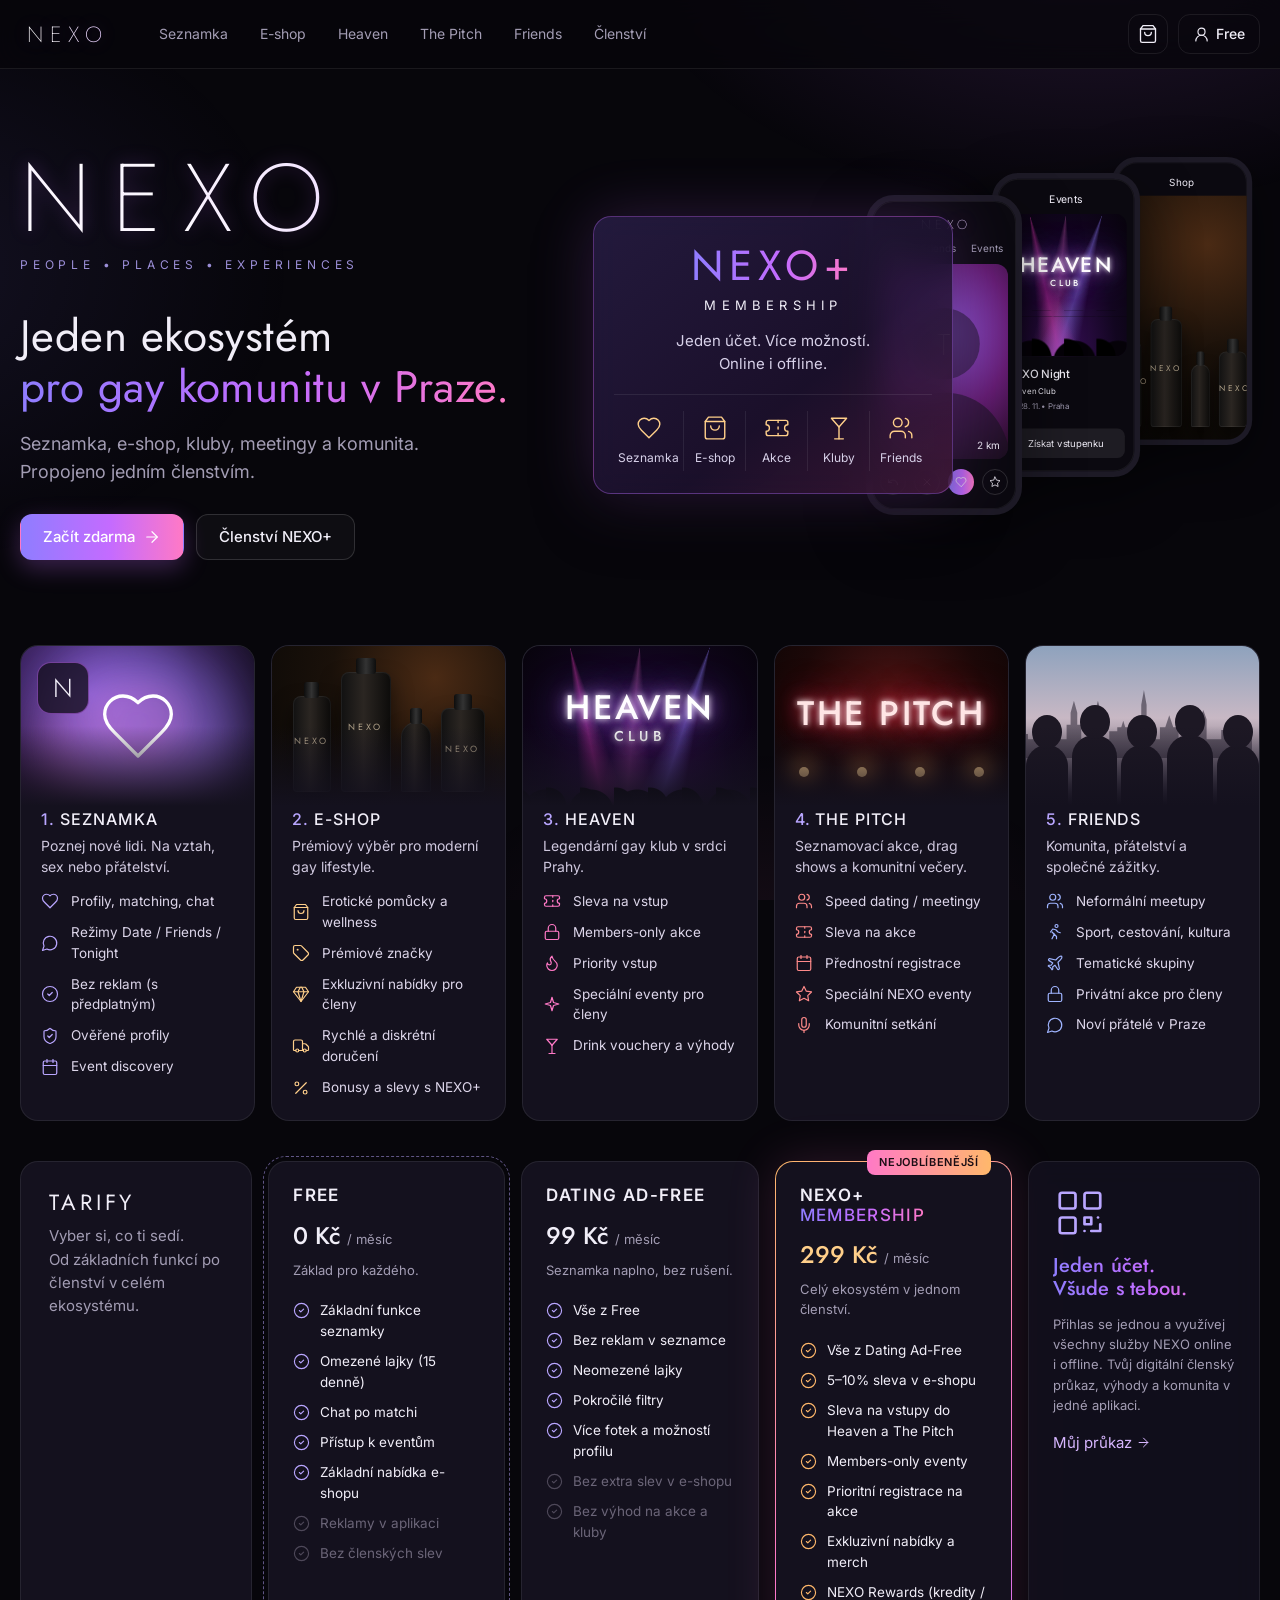
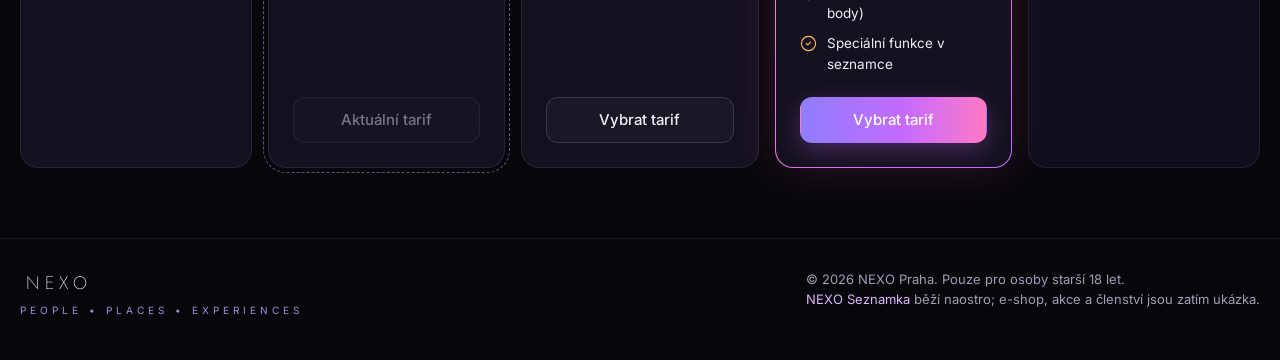
<file: index.html>
<!DOCTYPE html>
<html lang="cs">
<head>
  <meta charset="UTF-8" />
  <meta name="viewport" content="width=device-width, initial-scale=1, viewport-fit=cover" />
  <title>NEXO — People • Places • Experiences</title>
  <meta name="description" content="NEXO — jeden ekosystém pro gay komunitu v Praze. Seznamka, e-shop, kluby, meetingy a komunita propojené jedním členstvím." />
  <meta name="theme-color" content="#07060b" />
  <link rel="icon" href="assets/favicon.svg" type="image/svg+xml" />
  <link rel="preconnect" href="https://fonts.googleapis.com" />
  <link rel="preconnect" href="https://fonts.gstatic.com" crossorigin />
  <link href="https://fonts.googleapis.com/css2?family=Jost:wght@200;300;400;500;600&family=Inter:wght@300;400;500;600;700&display=swap" rel="stylesheet" />
  <link rel="stylesheet" href="css/styles.css" />
</head>
<body>
  <div class="bg-glow" aria-hidden="true"></div>

  <header class="topbar">
    <a href="#" class="logo" aria-label="NEXO domů">NEXO</a>
    <nav class="nav" id="nav"></nav>
    <div class="topbar-actions">
      <a href="#kosik" class="icon-btn" aria-label="Košík" id="cartBtn"></a>
      <a href="#ucet" class="plan-chip" id="planChip"></a>
    </div>
  </header>

  <main id="app" tabindex="-1"></main>

  <footer class="footer">
    <div class="footer-inner">
      <div>
        <div class="logo logo-sm">NEXO</div>
        <p class="tagline">People • Places • Experiences</p>
      </div>
      <p class="muted small">© 2026 NEXO Praha. Pouze pro osoby starší 18 let.<br /><a class="link" href="app/">NEXO Seznamka</a> běží naostro; e-shop, akce a členství jsou zatím ukázka.</p>
    </div>
  </footer>

  <nav class="tabbar" id="tabbar" aria-label="Hlavní navigace"></nav>
  <div class="toast" id="toast" role="status" aria-live="polite"></div>
  <div class="modal-root" id="modal"></div>

  <script src="js/icons.js"></script>
  <script src="js/data.js"></script>
  <script src="js/app.js"></script>
</body>
</html>
</file>
<file: css/styles.css>
:root {
  --bg: #07060b;
  --bg2: #0d0b14;
  --panel: rgba(22, 18, 34, 0.72);
  --panel-solid: #14111e;
  --line: rgba(255, 255, 255, 0.08);
  --line2: rgba(255, 255, 255, 0.14);
  --text: #f1eef8;
  --muted: #a39db4;
  --violet: #8f7dff;
  --purple: #c46bff;
  --pink: #ff79c6;
  --gold: #ffb86b;
  --grad: linear-gradient(90deg, #8f7dff 0%, #c46bff 55%, #ff79c6 100%);
  --grad-warm: linear-gradient(90deg, #ff79c6, #ffb86b);
  --radius: 18px;
  --shadow: 0 20px 60px rgba(0, 0, 0, 0.45);
  --display: 'Jost', 'Inter', system-ui, sans-serif;
  --body: 'Inter', system-ui, -apple-system, 'Segoe UI', sans-serif;
}

* { box-sizing: border-box; }
html { scroll-behavior: smooth; }
body {
  margin: 0; background: var(--bg); color: var(--text);
  font-family: var(--body); font-size: 15px; line-height: 1.55;
  -webkit-font-smoothing: antialiased; min-height: 100vh;
}
a { color: inherit; text-decoration: none; }
button { font: inherit; color: inherit; cursor: pointer; }
input, select { font: inherit; color: inherit; }
h1, h2, h3 { font-family: var(--display); font-weight: 400; margin: 0 0 .4em; letter-spacing: .01em; line-height: 1.15; }
h1 { font-size: clamp(28px, 4vw, 44px); }
h2 { font-size: clamp(22px, 2.6vw, 30px); }
h3 { font-size: 18px; font-weight: 500; }
p { margin: 0 0 .8em; }
:focus-visible { outline: 2px solid var(--purple); outline-offset: 2px; }

.ic { width: 20px; height: 20px; flex: none; }
.ic-xs { width: 13px; height: 13px; vertical-align: -2px; }
.ic-gold { color: var(--gold); }
.muted { color: var(--muted); }
.small { font-size: 13px; }
.center { text-align: center; }
.mono { font-family: ui-monospace, SFMono-Regular, Menlo, monospace; letter-spacing: .05em; }
.grow { flex: 1; min-width: 0; }
.accent { color: var(--pink); }
.grad-text { background: var(--grad); -webkit-background-clip: text; background-clip: text; color: transparent; }
.link { color: #d7b6ff; display: inline-flex; gap: 4px; align-items: center; }
.link:hover { color: #fff; }
.link .ic { width: 15px; height: 15px; }

.bg-glow {
  position: fixed; inset: 0; pointer-events: none; z-index: -1;
  background:
    radial-gradient(800px 500px at 85% -10%, rgba(196, 107, 255, .16), transparent 60%),
    radial-gradient(700px 500px at -10% 30%, rgba(143, 125, 255, .10), transparent 60%),
    radial-gradient(600px 400px at 60% 110%, rgba(255, 121, 198, .08), transparent 60%);
}

.container { width: min(1240px, 100% - 40px); margin-inline: auto; }
.page { padding: 36px 0 60px; }
.narrow { width: min(760px, 100% - 40px); }
.glass { background: var(--panel); border: 1px solid var(--line); border-radius: var(--radius); backdrop-filter: blur(14px); }

/* ---------- Logo ---------- */
.logo {
  font-family: var(--display); font-weight: 200; letter-spacing: .32em;
  font-size: 22px; padding-left: .32em; color: #fff;
  text-shadow: 0 0 18px rgba(196, 107, 255, .35);
  background: linear-gradient(90deg, #fff 30%, #e5c9ff 100%); -webkit-background-clip: text; background-clip: text; -webkit-text-fill-color: transparent;
}
.logo-xl { font-size: clamp(54px, 8vw, 96px); letter-spacing: .22em; padding-left: 0; line-height: 1; }
.logo-sm { font-size: 18px; }
.logo-xs { font-size: 13px; }
.tagline { font-size: 12px; letter-spacing: .4em; text-transform: uppercase; color: #9c8fd8; margin: 10px 0 0; }
.eyebrow { font-size: 12px; letter-spacing: .22em; text-transform: uppercase; color: #b9a6ff; margin: 0 0 8px; }
.eyebrow-title { font-size: 22px; letter-spacing: .18em; text-transform: uppercase; }

/* ---------- Top bar ---------- */
.topbar {
  position: sticky; top: 0; z-index: 40; display: flex; align-items: center; gap: 24px;
  padding: 14px max(20px, calc((100% - 1240px) / 2));
  background: rgba(7, 6, 11, .78); backdrop-filter: blur(16px); border-bottom: 1px solid var(--line);
}
.nav { display: flex; gap: 4px; margin-left: 12px; }
.nav a { padding: 8px 14px; border-radius: 999px; color: var(--muted); font-size: 14px; transition: .2s; }
.nav a:hover { color: #fff; background: rgba(255, 255, 255, .05); }
.nav a.active { color: #fff; background: rgba(196, 107, 255, .14); }
.topbar-actions { margin-left: auto; display: flex; gap: 10px; align-items: center; }
.icon-btn { position: relative; width: 40px; height: 40px; display: grid; place-items: center; border-radius: 12px; border: 1px solid var(--line); }
.icon-btn:hover { border-color: var(--line2); }
.badge { position: absolute; top: -5px; right: -5px; min-width: 19px; height: 19px; padding: 0 5px; border-radius: 99px; background: var(--grad); font-size: 11px; font-weight: 600; display: grid; place-items: center; }
.plan-chip { display: inline-flex; gap: 6px; align-items: center; height: 40px; padding: 0 14px; border-radius: 12px; border: 1px solid var(--line); font-size: 14px; font-weight: 500; }
.plan-chip .ic { width: 17px; height: 17px; }
.plan-chip.plus { border-color: rgba(255, 121, 198, .5); box-shadow: 0 0 20px rgba(255, 121, 198, .18); font-family: var(--display); letter-spacing: .1em; }

/* ---------- Buttons ---------- */
.btn {
  display: inline-flex; align-items: center; justify-content: center; gap: 8px;
  height: 46px; padding: 0 22px; border-radius: 12px; border: 1px solid transparent;
  font-weight: 500; font-size: 15px; transition: transform .15s, box-shadow .2s, background .2s; white-space: nowrap;
}
.btn .ic { width: 18px; height: 18px; }
.btn:active { transform: translateY(1px); }
.btn[disabled] { opacity: .45; cursor: not-allowed; }
.btn-grad { background: var(--grad); color: #fff; box-shadow: 0 8px 24px rgba(196, 107, 255, .28); }
.btn-grad:hover:not([disabled]) { box-shadow: 0 10px 32px rgba(255, 121, 198, .38); }
.btn-ghost { background: rgba(255, 255, 255, .03); border-color: var(--line2); }
.btn-ghost:hover:not([disabled]) { background: rgba(255, 255, 255, .07); }
.btn-sm { height: 36px; padding: 0 14px; font-size: 13px; border-radius: 10px; }
.btn-sm .ic { width: 15px; height: 15px; }
.btn-block { width: 100%; }
.btn-row { display: flex; gap: 10px; justify-content: center; flex-wrap: wrap; }

/* ---------- Hero ---------- */
.hero { display: grid; grid-template-columns: 1fr 1.25fr; gap: 40px; padding: 56px 0 40px; align-items: center; }
.hero h1 { margin-top: 36px; font-size: clamp(30px, 3.6vw, 44px); font-weight: 400; }
.lead { color: var(--muted); font-size: 18px; max-width: 480px; }
.hero-cta { display: flex; gap: 12px; flex-wrap: wrap; margin-top: 28px; }
.hero-visual { position: relative; min-height: 460px; display: flex; align-items: center; }

.plus-card {
  position: relative; z-index: 4; width: min(390px, 54%); padding: 28px 20px 22px; text-align: center;
  background: linear-gradient(140deg, rgba(40, 30, 70, .85), rgba(30, 18, 48, .85) 60%, rgba(70, 25, 60, .8));
  border: 1px solid rgba(196, 107, 255, .35); box-shadow: 0 0 60px rgba(196, 107, 255, .2), var(--shadow);
}
.plus-title { font-family: var(--display); font-size: 42px; font-weight: 400; letter-spacing: .14em; line-height: 1; }
.plus-sub { letter-spacing: .4em; text-transform: uppercase; font-size: 13px; margin: 8px 0 14px; }
.plus-card p { color: #d8d1e9; }
.plus-icons { display: grid; grid-template-columns: repeat(5, 1fr); margin-top: 18px; border-top: 1px solid var(--line); padding-top: 16px; }
.plus-icons a { display: grid; justify-items: center; gap: 8px; font-size: 12px; color: #d8d1e9; padding: 4px; border-radius: 10px; transition: .2s; }
.plus-icons a:not(:last-child) { border-right: 1px solid var(--line); border-radius: 0; }
.plus-icons a:hover { color: #fff; }
.plus-icons .ic { width: 26px; height: 26px; color: #ffcf8a; stroke-width: 1.3; }

/* Phones */
.phones { position: absolute; right: 0; top: 30px; display: flex; gap: 0; z-index: 1; }
.phone {
  width: 156px; height: 320px; border-radius: 28px; border: 6px solid #1d1a26; background: #0b0910;
  box-shadow: var(--shadow), inset 0 0 0 1px rgba(255, 255, 255, .06); overflow: hidden; position: relative;
  font-size: 10px; display: flex; flex-direction: column;
}
.ph1 { z-index: 3; transform: translateY(40px); }
.ph2 { z-index: 2; margin-left: -34px; transform: translateY(10px) scale(.95); }
.ph3 { z-index: 1; margin-left: -40px; transform: translateY(-14px) scale(.9); }
.ph-top { text-align: center; padding: 14px 0 6px; font-size: 11px; }
.ph-tabs { display: flex; justify-content: space-around; padding: 0 6px 6px; color: var(--muted); }
.ph-tabs b { color: #fff; font-weight: 500; border-bottom: 1.5px solid var(--purple); }
.ph-card { position: relative; margin: 0 8px; border-radius: 12px; overflow: hidden; flex: 1; }
.ph-card .avatar { height: 100%; }
.ph-meta { position: absolute; left: 8px; right: 8px; bottom: 6px; display: flex; justify-content: space-between; }
.ph-meta .ic { width: 10px; height: 10px; }
.ph-btns { display: flex; justify-content: center; gap: 8px; padding: 10px 0 14px; }
.ph-btns i { width: 26px; height: 26px; border-radius: 50%; border: 1px solid var(--line2); display: grid; place-items: center; }
.ph-btns i .ic { width: 12px; height: 12px; }
.ph-btns i.hl { background: var(--grad); border: 0; }
.ph-event { height: 150px; margin: 0 8px; border-radius: 12px; overflow: hidden; }
.ph-event .art { height: 100%; }
.ph-event .neon { font-size: 22px; }
.ph-ev-txt { padding: 10px; display: grid; gap: 2px; }
.ph-ev-txt b { font-size: 12px; font-weight: 500; }
.ph-cta { margin: auto 10px 14px; text-align: center; padding: 8px; border-radius: 8px; background: rgba(255, 255, 255, .08); }
.ph-shop { flex: 1; }
.ph-shop .art { height: 100%; }

/* ---------- Art ---------- */
.art { position: relative; width: 100%; height: 100%; overflow: hidden; }
.art-date { background: radial-gradient(circle at 30% 30%, #6d4bb8, #2a1640 55%, #0f0a17); display: grid; place-items: center; }
.art-date .orb { position: absolute; border-radius: 50%; filter: blur(30px); }
.art-date .o1 { width: 160px; height: 160px; background: #ff79c6; opacity: .45; left: 10%; top: 20%; }
.art-date .o2 { width: 180px; height: 180px; background: #8f7dff; opacity: .5; right: 5%; bottom: -10%; }
.art-heart { width: 80px; height: 80px; color: #fff; stroke-width: 1; filter: drop-shadow(0 0 16px #ff79c6); position: relative; }

.art-shop { background: radial-gradient(circle at 70% 20%, #4a2a14, #1a110a 50%, #0a0806); display: flex; align-items: flex-end; justify-content: center; gap: 10px; padding-bottom: 14px; }
.bottle { display: block; position: relative; background: linear-gradient(90deg, #111 0%, #2b2622 45%, #0c0b0a 100%); border-radius: 8px 8px 4px 4px; box-shadow: inset 0 0 0 1px rgba(255, 255, 255, .06), 0 10px 20px rgba(0, 0, 0, .5); }
.bottle::before { content: ''; position: absolute; left: 30%; right: 30%; top: -14px; height: 16px; background: linear-gradient(90deg, #0d0d0d, #333, #0d0d0d); border-radius: 3px; }
.bottle i { position: absolute; left: 0; right: 0; top: 40%; text-align: center; font-style: normal; font-family: var(--display); font-size: 9px; letter-spacing: .3em; color: #d9c7a8; opacity: .8; }
.b1 { width: 38px; height: 96px; } .b2 { width: 50px; height: 120px; } .b3 { width: 30px; height: 70px; border-radius: 50px 50px 6px 6px; } .b4 { width: 44px; height: 84px; }

.art-club { background: radial-gradient(ellipse at 50% 110%, #3a0f5a, #120620 60%, #07030c); }
.beams { position: absolute; inset: 0; background:
  conic-gradient(from 160deg at 20% 0%, transparent 0deg, rgba(255, 64, 200, .35) 8deg, transparent 16deg),
  conic-gradient(from 190deg at 80% 0%, transparent 0deg, rgba(143, 125, 255, .4) 8deg, transparent 16deg),
  conic-gradient(from 175deg at 50% 0%, transparent 0deg, rgba(255, 120, 220, .25) 10deg, transparent 20deg);
  animation: sweep 6s ease-in-out infinite alternate; }
@keyframes sweep { to { transform: translateX(6%) skewX(-4deg); } }
.neon { position: absolute; left: 0; right: 0; top: 28%; text-align: center; font-family: var(--display); font-weight: 500; font-size: 34px; letter-spacing: .08em; color: #fff;
  text-shadow: 0 0 6px #fff, 0 0 18px #c46bff, 0 0 40px #8f7dff; line-height: 1; }
.neon small { display: block; font-size: .42em; letter-spacing: .3em; margin-top: 4px; }
.neon-red { color: #ffe5e5; text-shadow: 0 0 6px #fff, 0 0 18px #ff3b5c, 0 0 40px #ff2a4a; top: 32%; }
.crowd { position: absolute; left: -5%; right: -5%; bottom: 0; height: 32%; background:
  radial-gradient(circle at 5% 100%, #000 18px, transparent 19px) 0 0 / 34px 100% repeat-x,
  radial-gradient(circle at 50% 100%, #050208 22px, transparent 23px) 10px 6px / 46px 100% repeat-x; }
.art-pitch { background: radial-gradient(ellipse at 50% 30%, #4a1414, #1c0808 55%, #0a0404); }
.lamps { position: absolute; left: 0; right: 0; bottom: 18%; display: flex; justify-content: space-around; }
.lamps i { width: 10px; height: 10px; border-radius: 50%; background: #ffcf8a; box-shadow: 0 0 20px 8px rgba(255, 170, 80, .45); }
.art-friends { background: linear-gradient(180deg, #8ea2bd 0%, #c8b8c4 45%, #3a3346 100%); color: #2a2433; }
.skyline { position: absolute; left: 0; right: 0; bottom: 30%; width: 100%; height: 50%; opacity: .55; }
.people { position: absolute; left: 0; right: 0; bottom: 0; height: 48%; display: flex; justify-content: center; align-items: flex-end; gap: 4px; }
.people i { width: 46px; height: 92%; background: #1d1824; border-radius: 22px 22px 0 0; position: relative; }
.people i::before { content: ''; position: absolute; left: 50%; top: -30px; width: 30px; height: 34px; margin-left: -15px; background: #1d1824; border-radius: 50%; }
.people i:nth-child(odd) { height: 80%; width: 42px; }

/* ---------- Pillars ---------- */
.pillars { display: grid; grid-template-columns: repeat(5, 1fr); gap: 16px; padding-top: 20px; position: relative; }
.pillar { display: flex; flex-direction: column; border-radius: var(--radius); overflow: hidden; border: 1px solid var(--line); background: var(--panel-solid); transition: transform .25s, border-color .25s, box-shadow .25s; }
.pillar:hover { transform: translateY(-4px); border-color: rgba(196, 107, 255, .4); box-shadow: 0 16px 40px rgba(143, 125, 255, .15); }
.pillar-art { height: 160px; position: relative; }
.pillar-art::after { content: ''; position: absolute; inset: 0; background: linear-gradient(180deg, transparent 50%, var(--panel-solid)); }
.n-badge { position: absolute; z-index: 2; left: 16px; top: 16px; width: 52px; height: 52px; border-radius: 14px; display: grid; place-items: center; font-family: var(--display); font-size: 26px; font-weight: 300; background: rgba(20, 16, 30, .8); border: 1px solid rgba(196, 107, 255, .5); }
.pillar-body { padding: 4px 20px 22px; }
.pillar h3 { font-size: 16px; letter-spacing: .06em; font-weight: 500; font-family: var(--body); }
.pillar .num { color: #b9a6ff; }
.pillar p { color: #cfc8de; font-size: 14px; min-height: 44px; }
.pillar ul { list-style: none; margin: 12px 0 0; padding: 0; display: grid; gap: 10px; }
.pillar li { display: flex; gap: 12px; align-items: center; font-size: 13.5px; color: #ddd6ea; }
.pillar li .ic { color: #b9a6ff; width: 18px; height: 18px; }
.pillar:nth-child(2) li .ic { color: #ffcf8a; }
.pillar:nth-child(3) li .ic { color: #ff79c6; }
.pillar:nth-child(4) li .ic { color: #ff8a8a; }
.pillar:nth-child(5) li .ic { color: #9fb4ff; }

/* ---------- Tariffs ---------- */
.tariffs { display: grid; grid-template-columns: 1fr 3.2fr 1fr; gap: 16px; padding: 40px 0 70px; align-items: stretch; }
.tariffs-intro { padding: 28px; border: 1px solid var(--line); border-radius: var(--radius); background: var(--panel-solid); }
.plans { display: grid; grid-template-columns: repeat(3, 1fr); gap: 16px; }
.plans-page { margin-top: 10px; }
.plan { position: relative; padding: 24px; border-radius: var(--radius); border: 1px solid var(--line); background: var(--panel-solid); display: flex; flex-direction: column; }
.plan h3 { font-size: 17px; letter-spacing: .08em; text-transform: uppercase; font-family: var(--body); font-weight: 600; }
.plan h3 em { font-style: normal; font-weight: 500; }
.plan .price { display: flex; gap: 6px; align-items: baseline; margin: 4px 0 6px; }
.plan .price strong { font-size: 24px; font-weight: 500; font-family: var(--display); }
.plan .price span { color: var(--muted); font-size: 13px; }
.plan-pop .price strong { color: #ffcf8a; }
.checks { list-style: none; padding: 0; margin: 10px 0 22px; display: grid; gap: 9px; flex: 1; align-content: start; }
.checks li { display: flex; gap: 10px; align-items: flex-start; font-size: 13.5px; }
.checks li .ic { width: 17px; height: 17px; color: #b9a6ff; margin-top: 2px; }
.plan-pop .checks li .ic { color: #ffb86b; }
.checks li.off { color: #6b6578; }
.checks li.off .ic { color: #4e4859; }
.plan-pop { border: 1px solid transparent; background: linear-gradient(var(--panel-solid), var(--panel-solid)) padding-box, linear-gradient(140deg, #ffb86b, #ff79c6 50%, #c46bff) border-box; box-shadow: 0 0 50px rgba(255, 121, 198, .16); }
.plan-current { outline: 1px dashed rgba(185, 166, 255, .5); outline-offset: 4px; }
.pop-badge { position: absolute; top: -12px; right: 20px; padding: 4px 12px; border-radius: 8px; font-size: 11px; font-weight: 600; letter-spacing: .06em; text-transform: uppercase; background: var(--grad-warm); color: #1a0d14; }
.one-account { padding: 24px; display: flex; flex-direction: column; gap: 6px; }
.qr-ic { width: 54px; height: 54px; color: #b9a6ff; stroke-width: 1.2; margin-bottom: 8px; }
.one-account h3 { font-size: 20px; }

/* ---------- Page heads ---------- */
.page-head { display: flex; justify-content: space-between; align-items: flex-end; gap: 24px; flex-wrap: wrap; margin-bottom: 24px; }
.center-head { justify-content: center; text-align: center; }
.sec-title { display: flex; align-items: center; gap: 10px; font-size: 22px; margin: 40px 0 16px; }
.sec-title .ic { color: #b9a6ff; }
.seg { display: inline-flex; padding: 4px; border-radius: 14px; background: rgba(255, 255, 255, .04); border: 1px solid var(--line); }
.seg button { border: 0; background: none; padding: 9px 18px; border-radius: 10px; color: var(--muted); font-weight: 500; }
.seg button.on { background: var(--grad); color: #fff; }
.chips { display: flex; gap: 8px; flex-wrap: wrap; margin-bottom: 24px; }
.chip { background: none; padding: 8px 16px; border-radius: 999px; border: 1px solid var(--line2); font-size: 14px; color: var(--muted); transition: .2s; }
.chip:hover { color: #fff; }
.chip.on { color: #fff; border-color: transparent; background: rgba(196, 107, 255, .22); }
.ad { display: flex; gap: 12px; align-items: center; flex-wrap: wrap; padding: 12px 16px; margin: 0 0 20px; border: 1px dashed var(--line2); border-radius: 12px; font-size: 13px; color: var(--muted); }
.ad-label { font-size: 10px; letter-spacing: .1em; text-transform: uppercase; padding: 2px 6px; border-radius: 4px; background: rgba(255, 255, 255, .08); }
.ad .link { margin-left: auto; }
.notice { display: flex; gap: 10px; align-items: center; padding: 14px 18px; border-radius: 14px; background: rgba(196, 107, 255, .08); border: 1px solid rgba(196, 107, 255, .25); margin: 20px 0 0; font-size: 14px; }
.notice .ic { color: #ffcf8a; }
.perks { display: flex; flex-wrap: wrap; gap: 8px 18px; color: var(--muted); font-size: 13px; }
.perks span { display: inline-flex; gap: 6px; align-items: center; }
.perks .ic { width: 16px; height: 16px; color: #b9a6ff; }

/* ---------- Dating ---------- */
.dating { display: grid; grid-template-columns: minmax(0, 1fr) 380px; gap: 28px; align-items: start; }
.deck-col { max-width: 440px; width: 100%; margin-inline: auto; }
.deck-tools { display: flex; justify-content: space-between; align-items: center; margin-bottom: 12px; }
.deck { position: relative; height: 560px; }
.pcard { position: absolute; inset: 0; border-radius: 24px; overflow: hidden; background: #111; box-shadow: var(--shadow); border: 1px solid var(--line); user-select: none; touch-action: pan-y; --like: 0; --nope: 0; }
.pcard:not(.top) { transform: scale(.95) translateY(14px); filter: brightness(.6); }
.pcard.top { cursor: grab; }
.pcard.top:active { cursor: grabbing; }
.pcard .avatar { position: absolute; inset: 0; }
.pcard-info { position: absolute; left: 0; right: 0; bottom: 0; padding: 80px 22px 22px; background: linear-gradient(180deg, transparent, rgba(7, 6, 11, .92) 45%); }
.pcard-info h2 { font-size: 28px; display: flex; align-items: center; gap: 8px; margin-bottom: 4px; }
.pcard-meta { display: flex; gap: 6px; align-items: center; color: #cfc8de; font-size: 13px; margin-bottom: 10px; }
.pcard-meta .ic { width: 14px; height: 14px; }
.pcard-info p { font-size: 14px; color: #e3ddef; }
.verified { width: 22px; height: 22px; border-radius: 50%; background: #5fa8ff; display: inline-grid; place-items: center; }
.verified .ic { width: 13px; height: 13px; stroke-width: 3; }
.tags { display: flex; gap: 6px; flex-wrap: wrap; }
.tags span { font-size: 12px; padding: 4px 10px; border-radius: 99px; background: rgba(255, 255, 255, .1); }
.stamp { position: absolute; top: 34px; z-index: 3; font-family: var(--display); font-weight: 600; font-size: 34px; letter-spacing: .1em; padding: 2px 14px; border: 3px solid; border-radius: 10px; }
.stamp-like { left: 24px; color: #6dffb0; transform: rotate(-14deg); opacity: var(--like); }
.stamp-nope { right: 24px; color: #ff6b8a; transform: rotate(14deg); opacity: var(--nope); }

.avatar { position: relative; overflow: hidden; background: #1a1325; }
.avatar svg { position: absolute; inset: 0; width: 100%; height: 100%; }
.avatar-initial { position: absolute; left: 0; right: 0; top: 30%; text-align: center; font-family: var(--display); font-weight: 200; font-size: 30px; color: rgba(255, 255, 255, .85); }
.avatar-big .avatar-initial { top: 24%; font-size: 92px; }

.swipe-btns { display: flex; justify-content: center; align-items: center; gap: 18px; margin-top: 20px; }
.round { width: 50px; height: 50px; border-radius: 50%; border: 1px solid var(--line2); background: rgba(255, 255, 255, .03); display: grid; place-items: center; transition: transform .15s, background .2s; }
.round:hover:not([disabled]) { transform: scale(1.08); background: rgba(255, 255, 255, .07); }
.round[disabled] { opacity: .35; cursor: not-allowed; }
.round-lg { width: 64px; height: 64px; }
.round-lg .ic { width: 26px; height: 26px; }
.round-like { background: var(--grad); border: 0; box-shadow: 0 10px 30px rgba(255, 121, 198, .35); }
.round-like:hover:not([disabled]) { background: var(--grad); }
.round-like .ic { fill: #fff; }
.deck-empty { position: absolute; inset: 0; display: grid; place-content: center; justify-items: center; text-align: center; padding: 30px; gap: 6px; }
.deck-empty > .ic { width: 40px; height: 40px; color: #b9a6ff; }

.chat-col { padding: 20px; position: sticky; top: 90px; }
.col-title { display: flex; gap: 8px; align-items: center; font-size: 16px; margin-bottom: 14px; }
.col-title .ic { color: #b9a6ff; }
.matches { display: grid; gap: 6px; max-height: 300px; overflow: auto; }
.match { display: flex; gap: 12px; align-items: center; padding: 8px; border: 0; background: none; border-radius: 12px; text-align: left; width: 100%; }
.match:hover { background: rgba(255, 255, 255, .05); }
.match .avatar { width: 46px; height: 46px; border-radius: 50%; flex: none; border: 2px solid rgba(196, 107, 255, .6); }
.match .avatar-initial { top: 22%; font-size: 18px; }
.match .grow { display: grid; }
.match .grow span { white-space: nowrap; overflow: hidden; text-overflow: ellipsis; }
.events-hint { margin-top: 20px; border-top: 1px solid var(--line); padding-top: 16px; display: grid; gap: 6px; }
.ev-mini { display: flex; gap: 12px; align-items: center; padding: 8px; border-radius: 12px; }
.ev-mini:hover { background: rgba(255, 255, 255, .05); }
.ev-mini .grow { display: grid; }
.ev-mini > .ic { width: 16px; height: 16px; color: var(--muted); }
.date-box { width: 44px; height: 44px; border-radius: 12px; background: rgba(196, 107, 255, .14); display: grid; place-content: center; text-align: center; line-height: 1.05; flex: none; }
.date-box b { font-size: 16px; font-weight: 600; }
.date-box small { font-size: 10px; color: var(--muted); }
.date-box.lg { width: 66px; height: 66px; }
.date-box.lg b { font-size: 22px; }
.date-box.lg small { font-size: 11px; }

/* ---------- Chat / modal ---------- */
.modal-root { position: fixed; inset: 0; z-index: 100; display: none; place-items: center; padding: 20px; }
.modal-root.open { display: grid; }
.modal-backdrop { position: absolute; inset: 0; background: rgba(4, 3, 8, .72); backdrop-filter: blur(6px); animation: fade .2s; }
.modal { position: relative; width: min(460px, 100%); max-height: 90vh; overflow: auto; padding: 30px 26px 26px; border-radius: 22px; background: #15111f; border: 1px solid var(--line2); box-shadow: var(--shadow); animation: pop .22s ease; }
.modal-x { position: absolute; top: 12px; right: 12px; width: 36px; height: 36px; border-radius: 10px; border: 0; background: rgba(255, 255, 255, .05); display: grid; place-items: center; z-index: 2; }
.modal h2 { margin-top: 4px; }
.modal .btn-block { margin-top: 18px; }
@keyframes fade { from { opacity: 0; } }
@keyframes pop { from { opacity: 0; transform: translateY(10px) scale(.97); } }
.sum-big { font-family: var(--display); font-size: 40px; margin: 10px 0; }
.sum-big small { font-size: 16px; }
.match-modal { text-align: center; }
.match-modal .eyebrow { font-size: 14px; }
.match-avatars { display: flex; justify-content: center; margin: 18px 0; }
.match-avatars .avatar { width: 110px; height: 110px; border-radius: 50%; border: 3px solid #15111f; box-shadow: 0 0 0 2px var(--purple); }
.match-avatars .avatar + .avatar { margin-left: -22px; box-shadow: 0 0 0 2px var(--pink); }
.match-avatars .avatar-initial { top: 26%; font-size: 40px; }
.modal-chat { padding: 0; width: min(480px, 100%); display: flex; flex-direction: column; height: min(640px, 86vh); }
.chat { display: flex; flex-direction: column; height: 100%; }
.chat-head { display: flex; gap: 12px; align-items: center; padding: 16px 60px 16px 18px; border-bottom: 1px solid var(--line); }
.chat-head .avatar { width: 44px; height: 44px; border-radius: 50%; }
.chat-head .avatar-initial { top: 20%; font-size: 18px; }
.chat-body { flex: 1; overflow: auto; padding: 18px; display: flex; flex-direction: column; gap: 8px; }
.msg { max-width: 78%; padding: 9px 14px; border-radius: 16px 16px 16px 4px; background: rgba(255, 255, 255, .08); font-size: 14px; align-self: flex-start; animation: pop .2s; overflow-wrap: anywhere; }
.msg.me { align-self: flex-end; background: var(--grad); border-radius: 16px 16px 4px 16px; }
.chat-form { display: flex; gap: 10px; padding: 14px; border-top: 1px solid var(--line); }
.chat-form input { flex: 1; height: 48px; border-radius: 14px; border: 1px solid var(--line2); background: rgba(255, 255, 255, .04); padding: 0 16px; }
.chat-form .round { background: var(--grad); border: 0; width: 48px; height: 48px; }
.filters { display: grid; gap: 14px; }
.field { display: grid; gap: 8px; font-size: 14px; color: var(--muted); }
.field input[type=range] { accent-color: var(--purple); width: 100%; }
.field input:not([type]) { height: 46px; border-radius: 12px; border: 1px solid var(--line2); background: rgba(255, 255, 255, .04); padding: 0 14px; color: #fff; }
.check { display: flex; gap: 10px; align-items: center; }
.check input { accent-color: var(--purple); width: 18px; height: 18px; }
.row-between { display: flex; justify-content: space-between; align-items: center; gap: 12px; padding: 8px 0; }
.buy-row { margin-top: 14px; border-top: 1px solid var(--line); padding-top: 14px; }
select { background: #1d1829; border: 1px solid var(--line2); border-radius: 10px; padding: 8px 12px; }

/* ---------- Shop ---------- */
.products { display: grid; grid-template-columns: repeat(auto-fill, minmax(230px, 1fr)); gap: 16px; margin-bottom: 24px; }
.product { overflow: hidden; display: flex; flex-direction: column; transition: transform .2s, border-color .2s; }
.product:hover { transform: translateY(-3px); border-color: var(--line2); }
.product-img { height: 200px; position: relative; display: grid; place-items: end center; padding-bottom: 22px;
  background: radial-gradient(circle at 50% 30%, hsl(var(--h) 60% 30% / .9), hsl(var(--h) 40% 10%) 60%, #0a080d); }
.b-lg { width: 64px; height: 128px; }
.b-lg i { font-size: 10px; }
.p-badge { position: absolute; top: 12px; left: 12px; font-size: 11px; font-weight: 600; padding: 4px 10px; border-radius: 99px; background: rgba(0, 0, 0, .55); border: 1px solid var(--line2); }
.p-badge.gold { background: var(--grad-warm); color: #1a0d14; border: 0; }
.product-body { padding: 16px 18px 18px; display: flex; flex-direction: column; flex: 1; }
.product-body h3 { font-size: 16px; margin-bottom: 4px; }
.product-foot { display: flex; justify-content: space-between; align-items: center; gap: 10px; margin-top: auto; padding-top: 10px; }
.pprice { display: grid; line-height: 1.2; }
.pprice s { color: var(--muted); font-size: 12px; }
.pprice b { font-size: 17px; font-weight: 600; }
.cart { padding: 20px; }
.cart-line { display: flex; align-items: center; gap: 14px; padding: 12px 0; border-bottom: 1px solid var(--line); }
.thumb { width: 56px; height: 56px; border-radius: 12px; display: grid; place-items: center; background: radial-gradient(circle, hsl(var(--h) 50% 28%), #0b0910); }
.bottle.mini { width: 18px; height: 34px; border-radius: 4px; }
.bottle.mini::before { top: -6px; height: 7px; }
.qty { display: flex; align-items: center; gap: 4px; border: 1px solid var(--line2); border-radius: 10px; }
.qty button { width: 32px; height: 32px; border: 0; background: none; display: grid; place-items: center; }
.qty .ic { width: 14px; height: 14px; }
.qty span { min-width: 22px; text-align: center; }
.line-total { min-width: 80px; text-align: right; }
.cart-sum { display: grid; gap: 8px; padding: 16px 0 4px; }
.cart-sum > div { display: flex; justify-content: space-between; }
.cart-sum .total { font-size: 20px; font-weight: 600; padding-top: 8px; border-top: 1px solid var(--line); }
.empty { padding: 50px 20px; text-align: center; display: grid; justify-items: center; gap: 10px; }
.empty > .ic { width: 40px; height: 40px; color: #b9a6ff; }

/* ---------- Venues / events ---------- */
.venue-hero { position: relative; height: 320px; border-radius: 24px; overflow: hidden; border: 1px solid var(--line); }
.venue-hero .art { position: absolute; inset: 0; }
.venue-hero .neon { top: 22%; font-size: clamp(48px, 7vw, 84px); }
.venue-hero-txt { position: absolute; left: 0; right: 0; bottom: 0; padding: 60px 30px 26px; background: linear-gradient(180deg, transparent, rgba(7, 6, 11, .95) 55%); }
.venue-hero-txt h1 { max-width: 720px; font-size: clamp(24px, 3vw, 34px); }
.venue-hero-txt .muted { margin: 0; }
.friends-hero .skyline { bottom: 40%; }
.perk-row { display: grid; grid-template-columns: repeat(4, 1fr); gap: 12px; margin-top: 16px; }
.perk { display: flex; gap: 12px; align-items: center; padding: 16px; font-size: 14px; }
.perk .ic { color: #ff79c6; width: 22px; height: 22px; }
.pitch-hero ~ .perk-row .perk .ic { color: #ff8a8a; }
.events { display: grid; gap: 12px; }
.event { display: flex; gap: 18px; align-items: center; padding: 18px; }
.event h3 { margin: 6px 0 4px; }
.event p { margin-bottom: 6px; }
.ev-tags { display: flex; gap: 6px; flex-wrap: wrap; }
.tag { font-size: 11px; letter-spacing: .04em; padding: 3px 9px; border-radius: 99px; background: rgba(255, 255, 255, .07); color: #d8d1e9; display: inline-flex; gap: 4px; align-items: center; }
.tag.gold { background: rgba(255, 184, 107, .14); color: #ffcf8a; }
.ev-meta { display: flex; gap: 6px; align-items: center; color: var(--muted); font-size: 13px; flex-wrap: wrap; }
.ev-meta .ic { width: 14px; height: 14px; }
.cap { display: inline-block; width: 60px; height: 5px; border-radius: 9px; background: rgba(255, 255, 255, .1); overflow: hidden; }
.cap i { display: block; height: 100%; background: var(--grad); }
.ev-right { display: grid; justify-items: end; gap: 10px; text-align: right; }

/* ---------- Friends ---------- */
.groups { display: grid; grid-template-columns: repeat(auto-fill, minmax(340px, 1fr)); gap: 14px; margin-top: 20px; }
.group { display: flex; gap: 16px; align-items: flex-start; padding: 18px; }
.group h3 { margin: 6px 0 2px; }
.g-ic { width: 48px; height: 48px; border-radius: 14px; display: grid; place-items: center; background: rgba(159, 180, 255, .12); color: #9fb4ff; flex: none; }
.split { display: flex; justify-content: space-between; align-items: center; gap: 20px; padding: 24px; margin-top: 24px; flex-wrap: wrap; }
.split p { margin: 0; }

/* ---------- Membership page ---------- */
.compare { margin-top: 30px; overflow-x: auto; }
.compare table { width: 100%; border-collapse: collapse; font-size: 14px; min-width: 560px; }
.compare th, .compare td { padding: 14px 18px; text-align: center; border-bottom: 1px solid var(--line); }
.compare th { font-weight: 500; font-family: var(--display); font-size: 16px; letter-spacing: .06em; }
.compare td:first-child, .compare th:first-child { text-align: left; color: #d8d1e9; }
.compare tr:last-child td { border-bottom: 0; }
.faq { display: grid; gap: 10px; margin-top: 30px; max-width: 800px; margin-inline: auto; }
.faq details { padding: 16px 20px; }
.faq summary { cursor: pointer; font-weight: 500; }
.faq details p { margin: 10px 0 0; }

/* ---------- Account ---------- */
.account { display: grid; grid-template-columns: minmax(0, 460px) minmax(0, 1fr); gap: 24px; align-items: start; }
.member-card { aspect-ratio: 1.586; border-radius: 22px; padding: 22px 24px; display: flex; flex-direction: column; position: relative; overflow: hidden;
  background: linear-gradient(135deg, #241a3d, #120d1d 60%, #2a1030); border: 1px solid var(--line2); box-shadow: var(--shadow); }
.member-card.plus { background: linear-gradient(135deg, #3a1f63 0%, #1b1030 45%, #521d47 100%); border-color: rgba(255, 121, 198, .45); box-shadow: 0 0 60px rgba(255, 121, 198, .22), var(--shadow); }
.member-card::after { content: ''; position: absolute; width: 280px; height: 280px; right: -90px; top: -120px; border-radius: 50%; background: radial-gradient(circle, rgba(196, 107, 255, .35), transparent 70%); }
.mc-top { display: flex; justify-content: space-between; align-items: center; }
.mc-plan { font-size: 11px; letter-spacing: .2em; padding: 4px 10px; border-radius: 99px; border: 1px solid var(--line2); }
.plus .mc-plan { background: var(--grad-warm); color: #1a0d14; border: 0; font-weight: 600; }
.mc-mid { display: flex; justify-content: space-between; align-items: flex-end; margin-top: auto; gap: 12px; position: relative; z-index: 1; }
.mc-name { font-family: var(--display); font-size: 24px; }
.mc-id { font-family: ui-monospace, monospace; letter-spacing: .14em; color: #d8d1e9; font-size: 13px; }
.mc-since { font-size: 11px; color: var(--muted); }
.mc-foot { font-size: 9px; letter-spacing: .35em; text-transform: uppercase; color: #9c8fd8; margin-top: 12px; }
.qr { border-radius: 8px; flex: none; }
.acc-side { display: grid; gap: 12px; padding: 4px 0; max-width: 420px; }
.rewards { display: grid; grid-template-columns: 180px 1fr; gap: 20px; padding: 20px; align-items: center; }
.points { display: grid; justify-items: center; text-align: center; }
.points strong { font-family: var(--display); font-size: 52px; font-weight: 400; line-height: 1; }
.reward-list { display: grid; grid-template-columns: repeat(2, 1fr); gap: 10px; }
.reward { display: flex; gap: 12px; align-items: center; padding: 12px; border: 1px solid var(--line); border-radius: 14px; }
.r-ic { width: 38px; height: 38px; border-radius: 10px; background: rgba(255, 184, 107, .12); color: #ffcf8a; display: grid; place-items: center; flex: none; }
.tickets { display: grid; grid-template-columns: repeat(auto-fill, minmax(320px, 1fr)); gap: 12px; }
.ticket { display: flex; gap: 14px; align-items: center; padding: 16px; border-left: 3px solid var(--purple); }
.danger { margin-top: 40px; }

/* ---------- Footer / tabbar / toast ---------- */
.footer { border-top: 1px solid var(--line); padding: 30px 0 40px; }
.footer-inner { width: min(1240px, 100% - 40px); margin-inline: auto; display: flex; justify-content: space-between; gap: 20px; flex-wrap: wrap; align-items: center; }
.footer .tagline { margin-top: 6px; font-size: 10px; }
.tabbar { display: none; }
.toast { position: fixed; left: 50%; bottom: 30px; transform: translate(-50%, 30px); opacity: 0; pointer-events: none; z-index: 200;
  display: flex; gap: 8px; align-items: center; padding: 12px 18px; border-radius: 14px; background: #221a33; border: 1px solid rgba(196, 107, 255, .4); box-shadow: var(--shadow); transition: .3s; font-size: 14px; max-width: calc(100% - 40px); }
.toast.show { opacity: 1; transform: translate(-50%, 0); }
.toast .ic { color: #ffcf8a; width: 18px; height: 18px; }

/* ---------- Responsive ---------- */
@media (max-width: 1180px) {
  .pillars { grid-template-columns: repeat(3, 1fr); }
  .tariffs { grid-template-columns: 1fr; }
  .one-account { display: grid; grid-template-columns: auto 1fr; column-gap: 20px; align-items: center; }
  .one-account p, .one-account .link { grid-column: 2; }
  .qr-ic { grid-row: span 3; }
}
@media (max-width: 980px) {
  .nav { display: none; }
  .hero { grid-template-columns: 1fr; padding-top: 30px; }
  .hero-visual { min-height: 0; display: grid; gap: 20px; }
  .phones { position: relative; top: 0; justify-content: center; }
  .plus-card { width: 100%; }
  .hero-visual { flex-direction: column; }
  .dating { grid-template-columns: 1fr; }
  .chat-col { position: static; }
  .perk-row { grid-template-columns: repeat(2, 1fr); }
  .account { grid-template-columns: 1fr; }
  .rewards { grid-template-columns: 1fr; }
  .plans { grid-template-columns: 1fr; max-width: 520px; margin-inline: auto; width: 100%; }
}
@media (max-width: 720px) {
  body { padding-bottom: 76px; }
  .container { width: calc(100% - 28px); }
  .pillars { grid-template-columns: 1fr; }
  .pillar { flex-direction: row; }
  .pillar-art { width: 38%; height: auto; min-height: 100%; }
  .pillar-art::after { background: linear-gradient(90deg, transparent 50%, var(--panel-solid)); }
  .pillar-body { padding: 18px; }
  .pillar ul { display: none; }
  .pillar p { min-height: 0; margin: 0; }
  .n-badge { width: 40px; height: 40px; font-size: 20px; left: 10px; top: 10px; }
  .phone { width: 128px; height: 260px; border-width: 5px; border-radius: 22px; }
  .ph2 { margin-left: -28px; } .ph3 { margin-left: -30px; }
  .ph1 { transform: translateY(20px); }
  .ph-event { height: 100px; }
  .plus-icons span { font-size: 10px; }
  .plus-icons .ic { width: 22px; height: 22px; }
  .deck { height: 500px; }
  .event { flex-wrap: wrap; }
  .ev-right { width: 100%; grid-auto-flow: column; justify-content: space-between; align-items: center; }
  .groups { grid-template-columns: 1fr; }
  .group { flex-wrap: wrap; }
  .group .btn { width: 100%; }
  .reward-list { grid-template-columns: 1fr; }
  .tickets { grid-template-columns: 1fr; }
  .cart-line { flex-wrap: wrap; }
  .line-total { min-width: 0; margin-left: auto; }
  .venue-hero { height: 280px; }
  .tabbar {
    display: grid; grid-template-columns: repeat(5, 1fr); position: fixed; left: 0; right: 0; bottom: 0; z-index: 50;
    background: rgba(10, 8, 15, .92); backdrop-filter: blur(16px); border-top: 1px solid var(--line);
    padding: 8px 4px calc(8px + env(safe-area-inset-bottom));
  }
  .tabbar a { display: grid; justify-items: center; gap: 3px; font-size: 11px; color: var(--muted); }
  .tabbar a.active { color: #fff; }
  .tabbar a.active .ic { color: var(--pink); }
  .toast { bottom: 96px; }
  .topbar .plan-chip span:not(.grad-text) { display: none; }
  .topbar .plan-chip { padding: 0 10px; }
}
@media (prefers-reduced-motion: reduce) {
  *, *::before, *::after { animation: none !important; transition: none !important; }
}
</file>
